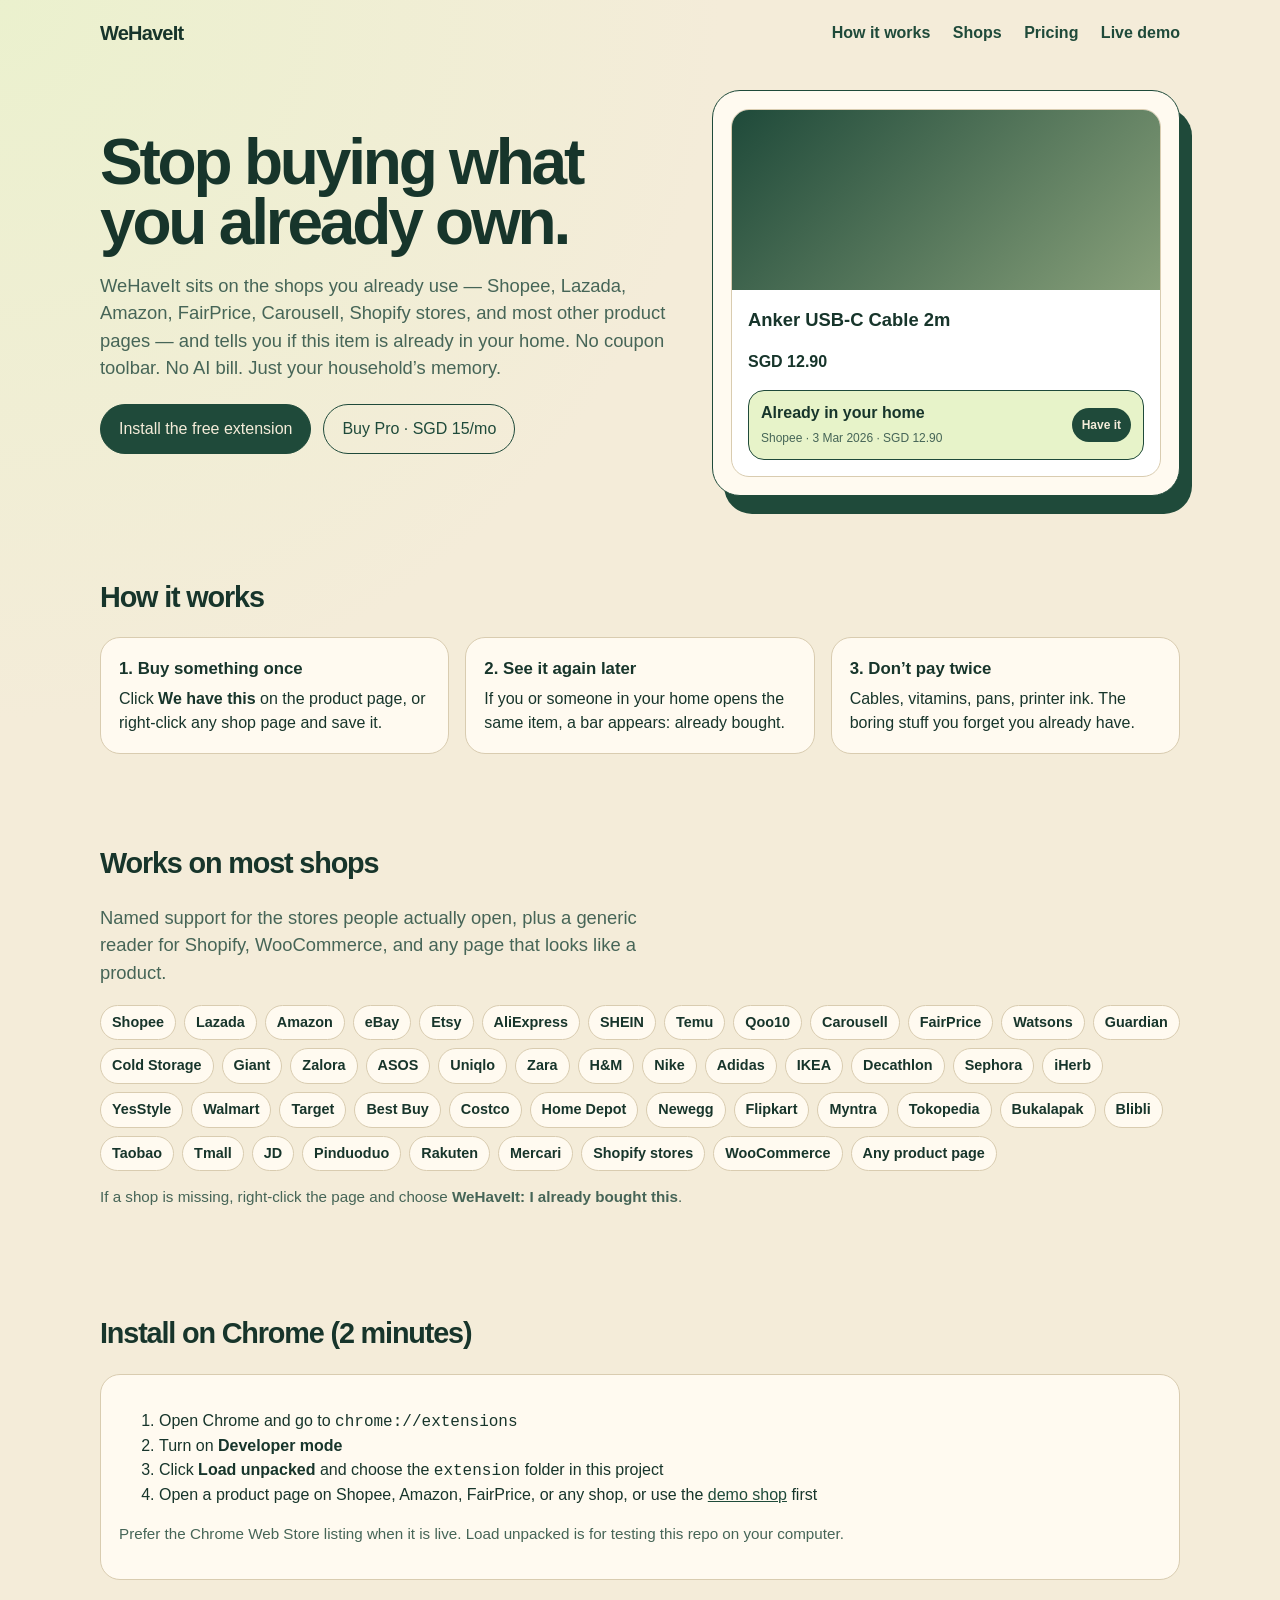
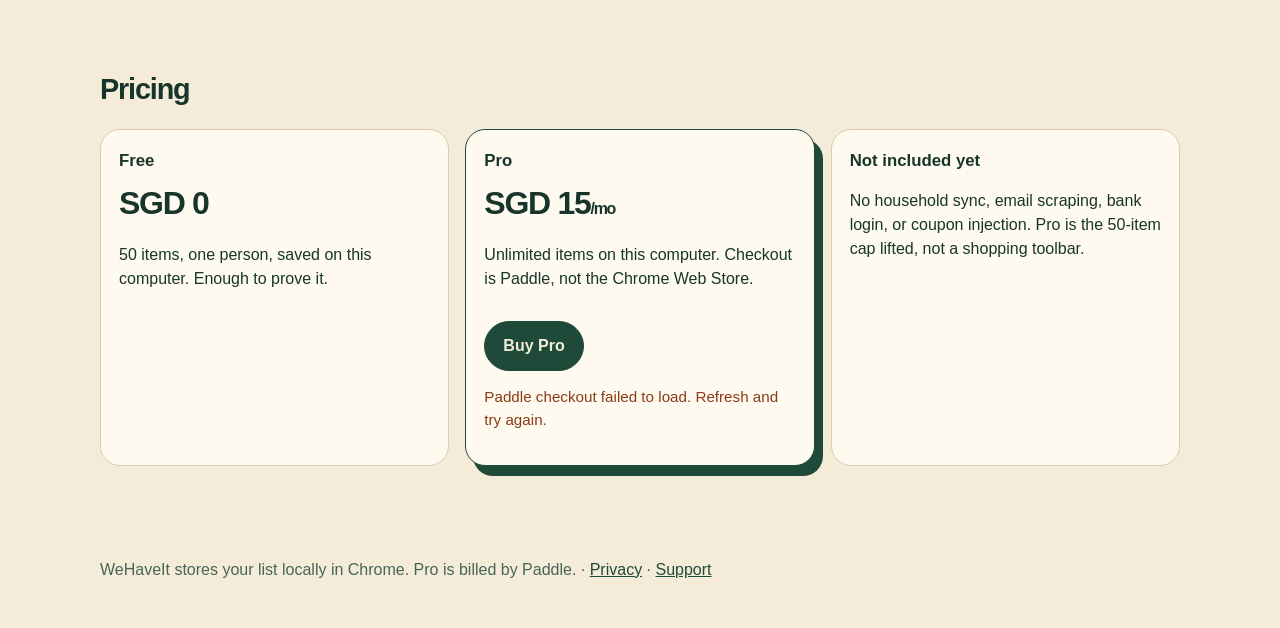
<file: index.html>
<!DOCTYPE html>
<html lang="en">
<head>
  <meta charset="UTF-8" />
  <meta http-equiv="refresh" content="0; url=website/index.html" />
  <title>WeHaveIt</title>
</head>
<body>
  <a href="website/index.html">Open WeHaveIt</a>
</body>
</html>
</file>
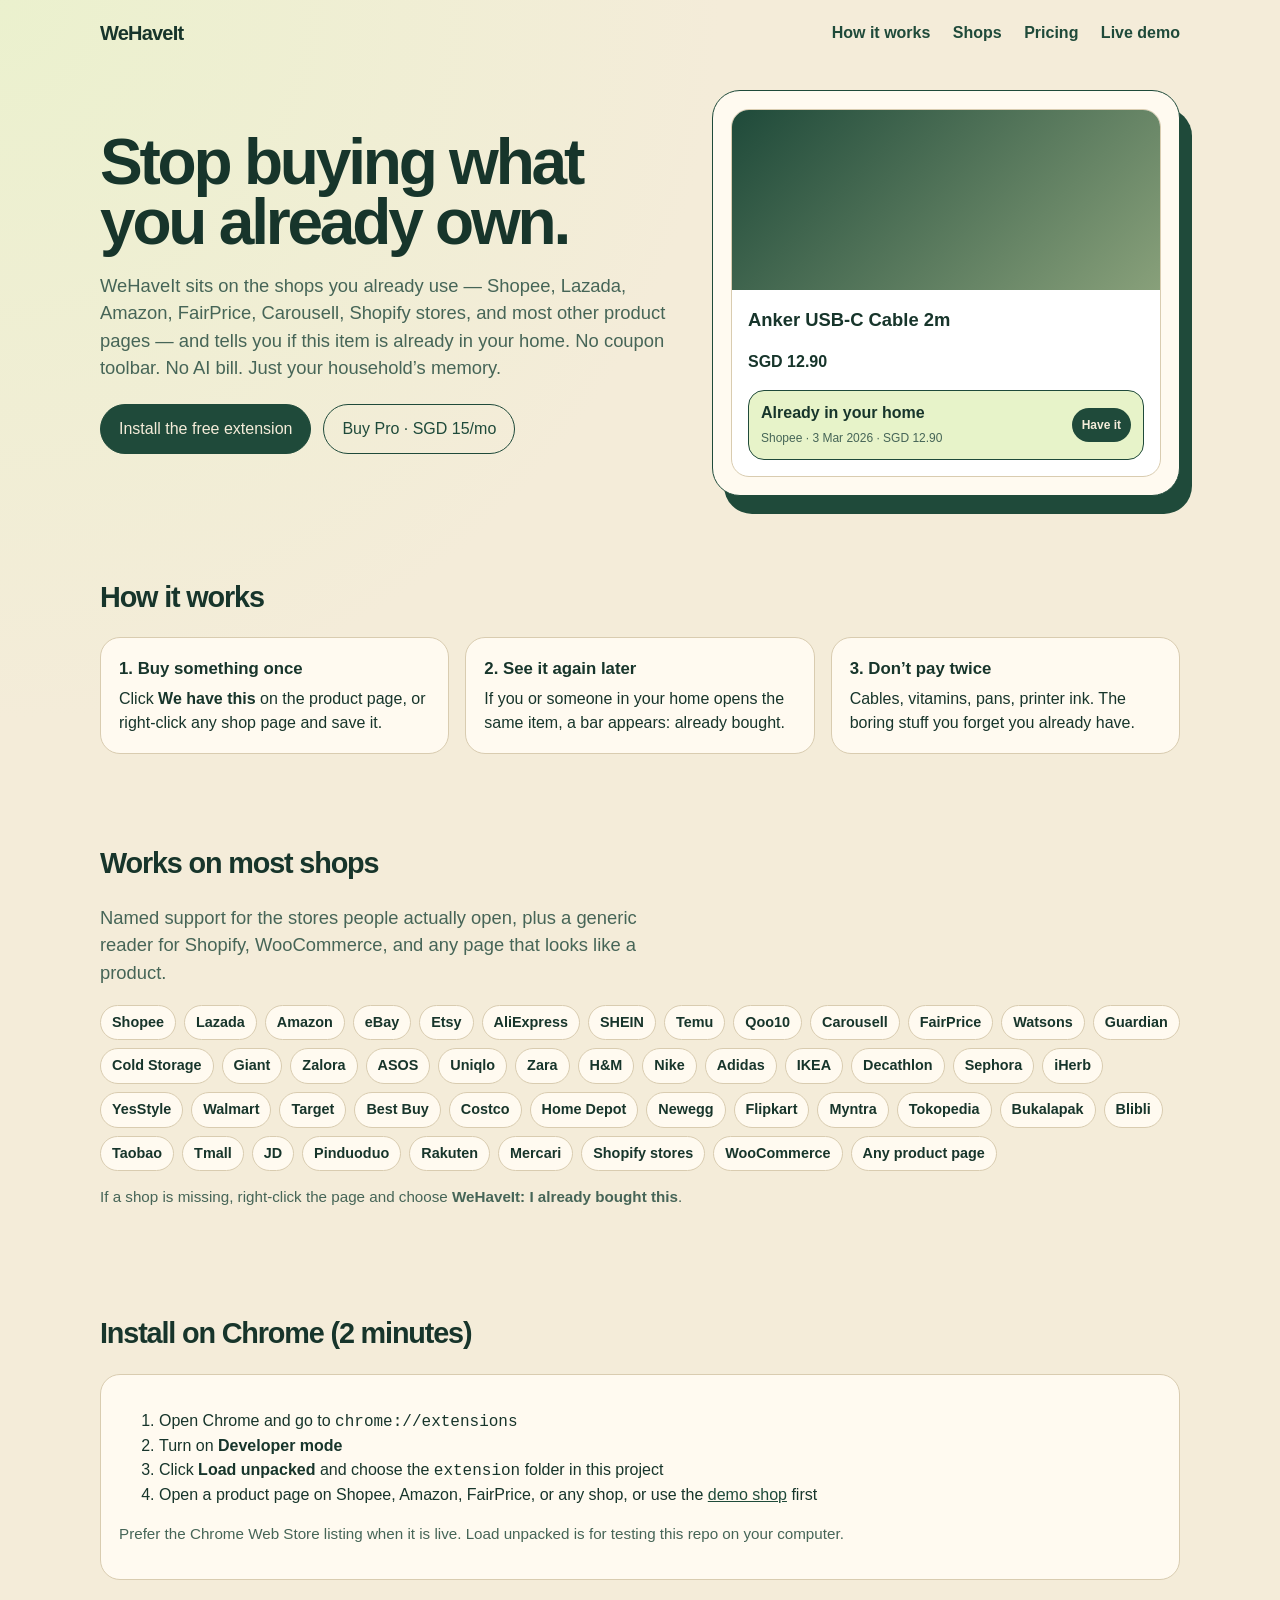
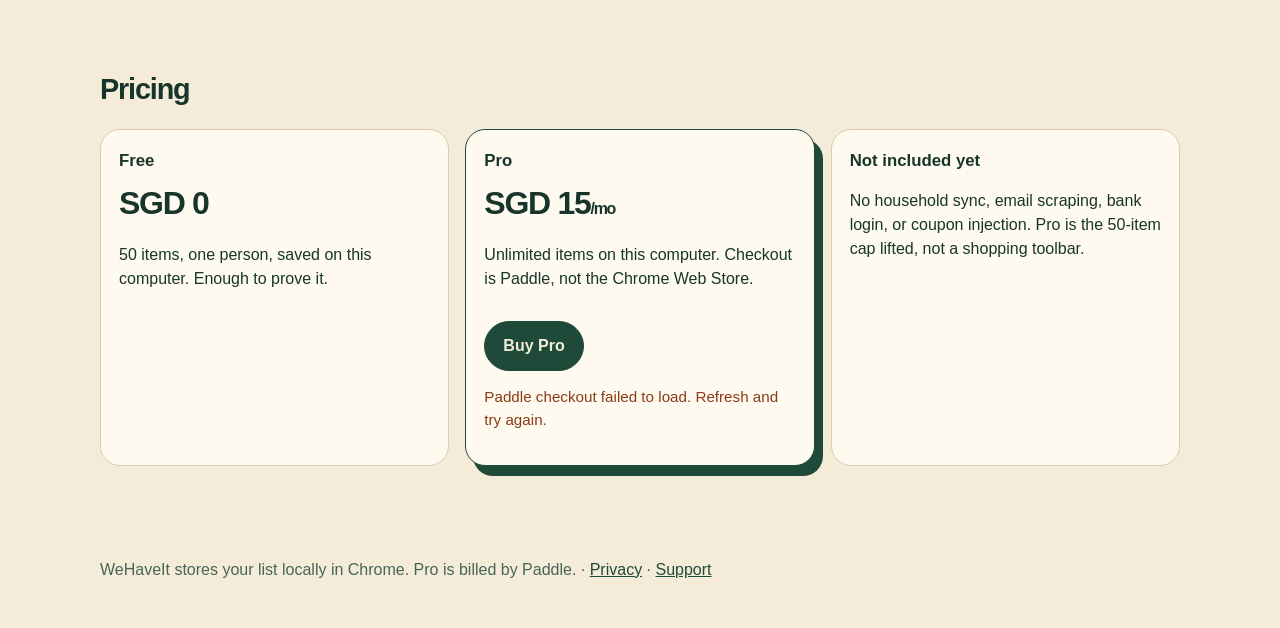
<file: website/index.html>
<!DOCTYPE html>
<html lang="en">
<head>
  <meta charset="UTF-8" />
  <meta name="viewport" content="width=device-width, initial-scale=1" />
  <title>WeHaveIt — Stop buying what you already own</title>
  <meta name="description" content="A Chrome extension that warns you if your household already bought this, on Shopee, Amazon, FairPrice, Shopify stores, and most product pages." />
  <link rel="stylesheet" href="styles.css" />
</head>
<body>
  <div class="wrap">
    <nav class="nav">
      <div class="logo">WeHaveIt</div>
      <div>
        <a href="#how">How it works</a>
        <a href="#shops">Shops</a>
        <a href="#pricing">Pricing</a>
        <a href="demo.html">Live demo</a>
      </div>
    </nav>

    <header class="hero">
      <div>
        <h1>Stop buying what you already own.</h1>
        <p class="lede">
          WeHaveIt sits on the shops you already use — Shopee, Lazada, Amazon, FairPrice, Carousell, Shopify stores, and most other product pages — and tells you if this item is already in your home.
          No coupon toolbar. No AI bill. Just your household’s memory.
        </p>
        <div class="cta">
          <a class="btn primary" href="#install">Install the free extension</a>
          <a class="btn ghost" href="#pricing">Buy Pro · SGD 15/mo</a>
        </div>
      </div>
      <aside class="stamp-card" aria-label="Product preview">
        <div class="fake-shop">
          <div class="photo"></div>
          <div class="pad">
            <h2>Anker USB-C Cable 2m</h2>
            <p class="price">SGD 12.90</p>
            <div class="bar">
              <div>
                <b>Already in your home</b>
                <span>Shopee · 3 Mar 2026 · SGD 12.90</span>
              </div>
              <div class="pill">Have it</div>
            </div>
          </div>
        </div>
      </aside>
    </header>

    <section class="section" id="how">
      <h3>How it works</h3>
      <div class="steps">
        <article class="card">
          <strong>1. Buy something once</strong>
          Click <b>We have this</b> on the product page, or right-click any shop page and save it.
        </article>
        <article class="card">
          <strong>2. See it again later</strong>
          If you or someone in your home opens the same item, a bar appears: already bought.
        </article>
        <article class="card">
          <strong>3. Don’t pay twice</strong>
          Cables, vitamins, pans, printer ink. The boring stuff you forget you already have.
        </article>
      </div>
    </section>

    <section class="section" id="shops">
      <h3>Works on most shops</h3>
      <p class="lede">Named support for the stores people actually open, plus a generic reader for Shopify, WooCommerce, and any page that looks like a product.</p>
      <div class="shops">
        <span>Shopee</span><span>Lazada</span><span>Amazon</span><span>eBay</span><span>Etsy</span>
        <span>AliExpress</span><span>SHEIN</span><span>Temu</span><span>Qoo10</span><span>Carousell</span>
        <span>FairPrice</span><span>Watsons</span><span>Guardian</span><span>Cold Storage</span><span>Giant</span>
        <span>Zalora</span><span>ASOS</span><span>Uniqlo</span><span>Zara</span><span>H&amp;M</span>
        <span>Nike</span><span>Adidas</span><span>IKEA</span><span>Decathlon</span><span>Sephora</span>
        <span>iHerb</span><span>YesStyle</span><span>Walmart</span><span>Target</span><span>Best Buy</span>
        <span>Costco</span><span>Home Depot</span><span>Newegg</span><span>Flipkart</span><span>Myntra</span>
        <span>Tokopedia</span><span>Bukalapak</span><span>Blibli</span><span>Taobao</span><span>Tmall</span>
        <span>JD</span><span>Pinduoduo</span><span>Rakuten</span><span>Mercari</span>
        <span>Shopify stores</span><span>WooCommerce</span><span>Any product page</span>
      </div>
      <p class="note">If a shop is missing, right-click the page and choose <b>WeHaveIt: I already bought this</b>.</p>
    </section>

    <section class="section" id="install">
      <h3>Install on Chrome (2 minutes)</h3>
      <div class="card">
        <ol>
          <li>Open Chrome and go to <code>chrome://extensions</code></li>
          <li>Turn on <b>Developer mode</b></li>
          <li>Click <b>Load unpacked</b> and choose the <code>extension</code> folder in this project</li>
          <li>Open a product page on Shopee, Amazon, FairPrice, or any shop, or use the <a href="demo.html">demo shop</a> first</li>
        </ol>
        <p class="note">Prefer the Chrome Web Store listing when it is live. Load unpacked is for testing this repo on your computer.</p>
      </div>
    </section>

    <section class="section" id="pricing">
      <h3>Pricing</h3>
      <div class="plans">
        <article class="card">
          <strong>Free</strong>
          <div class="price-tag">SGD 0</div>
          <p>50 items, one person, saved on this computer. Enough to prove it.</p>
        </article>
        <article class="card featured">
          <strong>Pro</strong>
          <div class="price-tag" id="proPrice">SGD 15<span style="font-size:1rem">/mo</span></div>
          <p>Unlimited items on this computer. Checkout is Paddle, not the Chrome Web Store.</p>
          <button class="btn primary" id="buyPro" type="button">Buy Pro</button>
          <p class="note" id="checkoutNote">After you pay, Pro unlocks in the WeHaveIt extension on this Chrome profile.</p>
        </article>
        <article class="card">
          <strong>Not included yet</strong>
          <p>No household sync, email scraping, bank login, or coupon injection. Pro is the 50-item cap lifted, not a shopping toolbar.</p>
        </article>
      </div>
    </section>

    <footer>
      WeHaveIt stores your list locally in Chrome. Pro is billed by Paddle.
      · <a href="privacy.html">Privacy</a>
      · <a href="support.html">Support</a>
    </footer>
  </div>
  <script src="https://cdn.paddle.com/paddle/v2/paddle.js"></script>
  <script src="paddle-config.js"></script>
  <script src="checkout.js"></script>
</body>
</html>
</file>
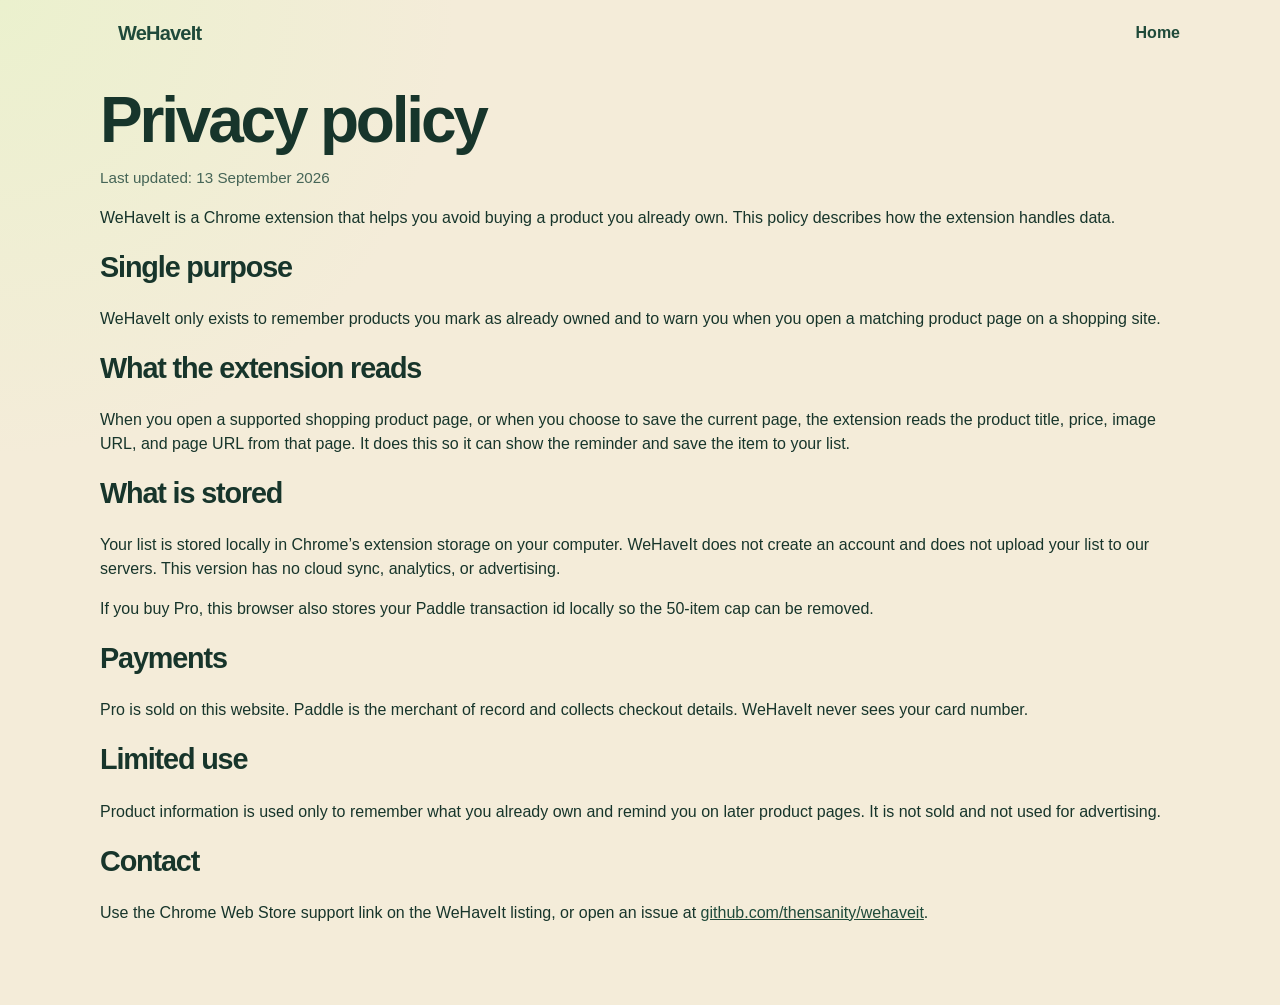
<file: privacy.html>
<!DOCTYPE html>
<html lang="en">
<head>
  <meta charset="UTF-8" />
  <meta name="viewport" content="width=device-width, initial-scale=1" />
  <title>Privacy policy · WeHaveIt</title>
  <link rel="stylesheet" href="website/styles.css" />
</head>
<body>
  <div class="wrap">
    <nav class="nav">
      <a class="logo" href="website/index.html">WeHaveIt</a>
      <a href="website/index.html">Home</a>
    </nav>
    <section class="section">
      <h1>Privacy policy</h1>
      <p class="note">Last updated: 13 September 2026</p>
      <p>WeHaveIt is a Chrome extension that helps you avoid buying a product you already own. This policy describes how the extension handles data.</p>
      <h3>Single purpose</h3>
      <p>WeHaveIt only exists to remember products you mark as already owned and to warn you when you open a matching product page on a shopping site.</p>
      <h3>What the extension reads</h3>
      <p>When you open a supported shopping product page, or when you choose to save the current page, the extension reads the product title, price, image URL, and page URL from that page. It does this so it can show the reminder and save the item to your list.</p>
      <h3>What is stored</h3>
      <p>Your list is stored locally in Chrome’s extension storage on your computer. WeHaveIt does not create an account and does not upload your list to our servers. This version has no cloud sync, analytics, or advertising.</p>
      <p>If you buy Pro, this browser also stores your Paddle transaction id locally so the 50-item cap can be removed.</p>
      <h3>Payments</h3>
      <p>Pro is sold on this website. Paddle is the merchant of record and collects checkout details. WeHaveIt never sees your card number.</p>
      <h3>Limited use</h3>
      <p>Product information is used only to remember what you already own and remind you on later product pages. It is not sold and not used for advertising.</p>
      <h3>Contact</h3>
      <p>Use the Chrome Web Store support link on the WeHaveIt listing, or open an issue at <a href="https://github.com/thensanity/wehaveit">github.com/thensanity/wehaveit</a>.</p>
    </section>
  </div>
</body>
</html>
</file>
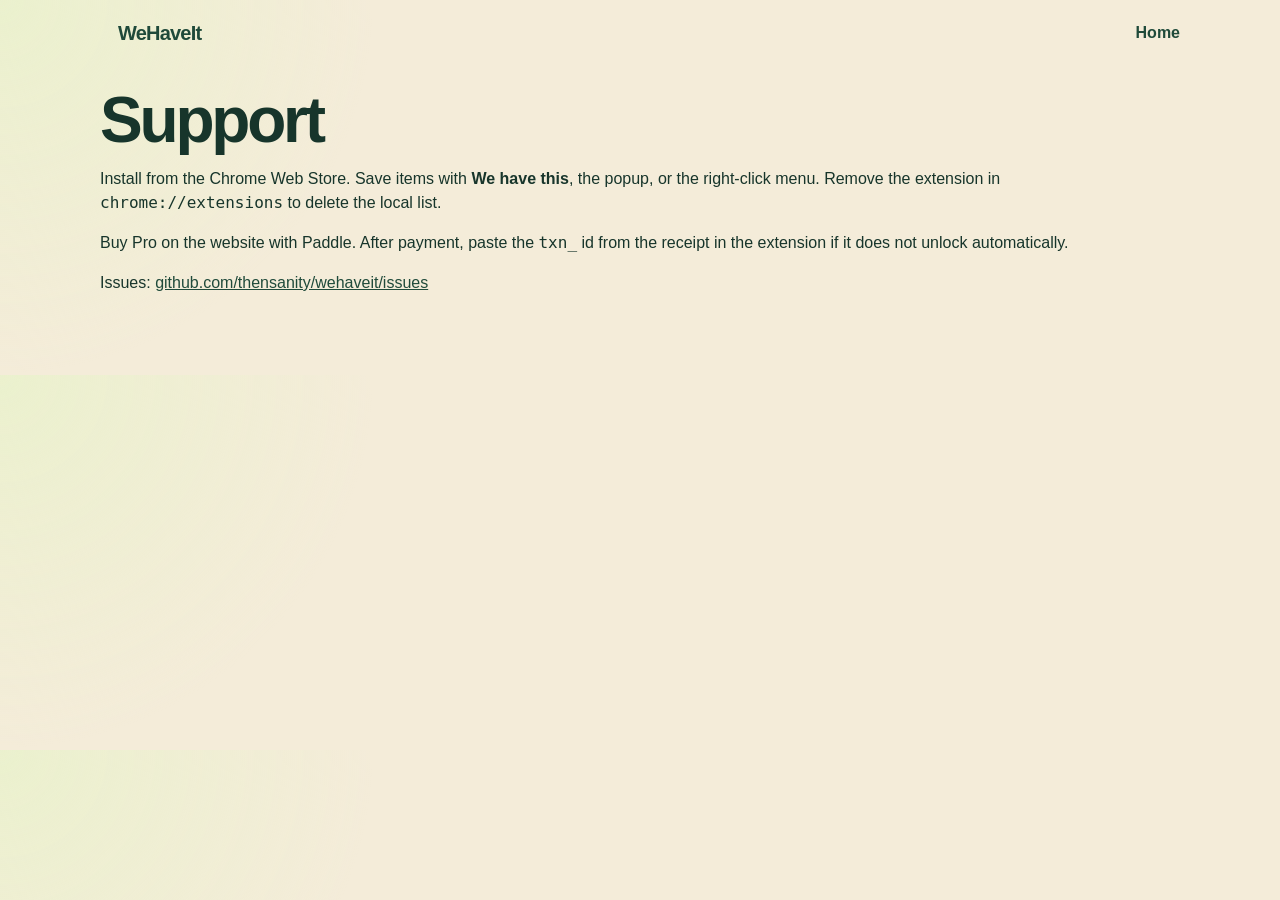
<file: support.html>
<!DOCTYPE html>
<html lang="en">
<head>
  <meta charset="UTF-8" />
  <meta name="viewport" content="width=device-width, initial-scale=1" />
  <title>Support · WeHaveIt</title>
  <link rel="stylesheet" href="website/styles.css" />
</head>
<body>
  <div class="wrap">
    <nav class="nav">
      <a class="logo" href="website/index.html">WeHaveIt</a>
      <a href="website/index.html">Home</a>
    </nav>
    <section class="section">
      <h1>Support</h1>
      <p>Install from the Chrome Web Store. Save items with <b>We have this</b>, the popup, or the right-click menu. Remove the extension in <code>chrome://extensions</code> to delete the local list.</p>
      <p>Buy Pro on the website with Paddle. After payment, paste the <code>txn_</code> id from the receipt in the extension if it does not unlock automatically.</p>
      <p>Issues: <a href="https://github.com/thensanity/wehaveit/issues">github.com/thensanity/wehaveit/issues</a></p>
    </section>
  </div>
</body>
</html>
</file>
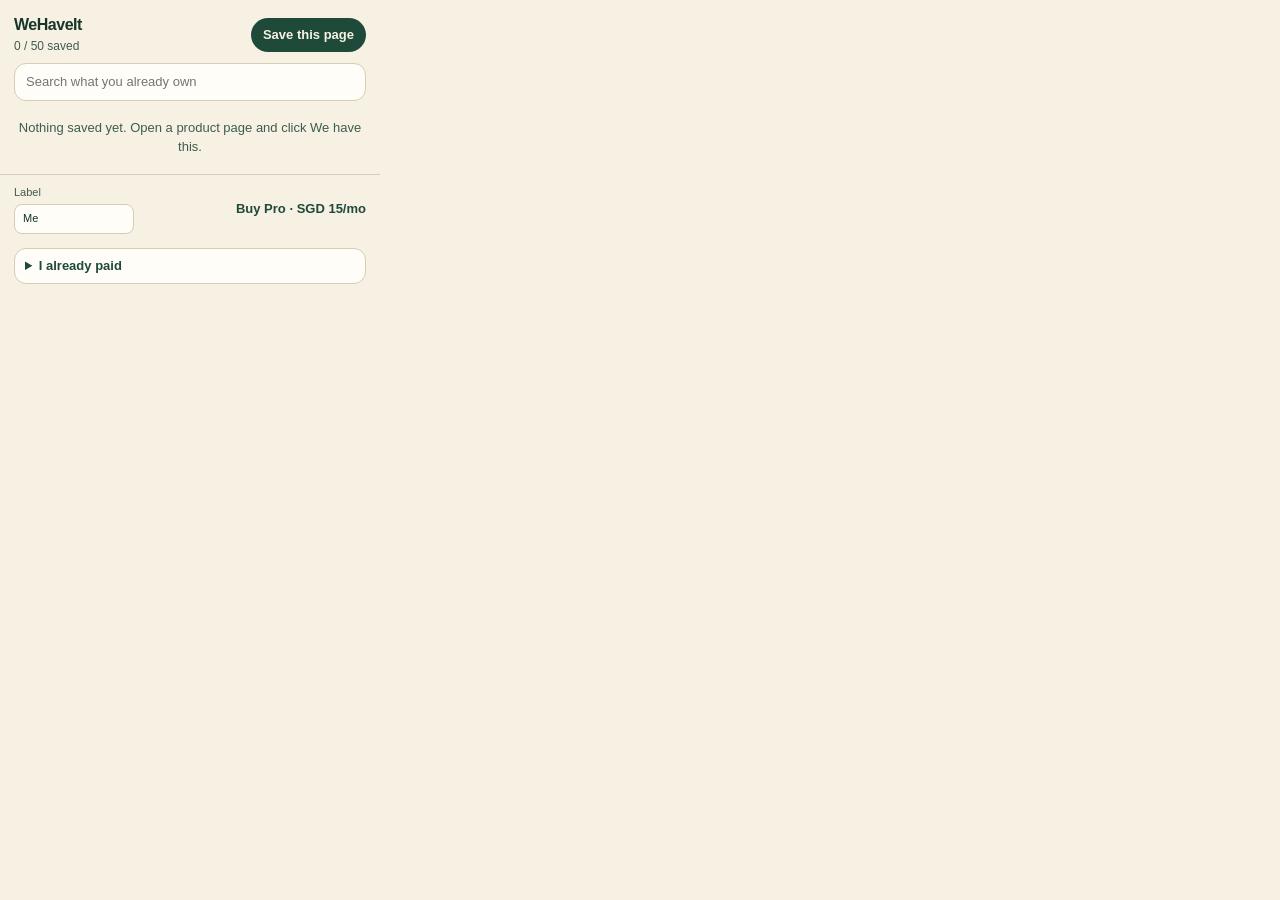
<file: extension/popup.html>
<!DOCTYPE html>
<html lang="en">
<head>
  <meta charset="UTF-8" />
  <meta name="viewport" content="width=380" />
  <title>WeHaveIt</title>
  <link rel="stylesheet" href="popup.css" />
</head>
<body>
  <header class="top">
    <div>
      <p class="brand">WeHaveIt</p>
      <p class="count" id="count">0 / 50 saved</p>
    </div>
    <button id="saveCurrent" type="button">Save this page</button>
  </header>
  <p class="flash" id="flash" hidden></p>
  <label class="search">
    <span class="sr">Search</span>
    <input id="query" type="search" placeholder="Search what you already own" />
  </label>
  <ul id="list" class="list"></ul>
  <footer>
    <label class="name">
      Label
      <input id="personName" type="text" maxlength="24" />
    </label>
    <a href="https://thensanity.github.io/wehaveit/website/index.html#pricing" id="siteLink" target="_blank" rel="noreferrer">Pro · SGD 15/mo</a>
  </footer>
  <details class="unlock" id="unlockBox">
    <summary>I already paid</summary>
    <input id="license" type="text" placeholder="txn_…" autocomplete="off" />
    <button type="button" id="activate">Unlock Pro</button>
  </details>
  <script src="lib/match.js"></script>
  <script src="lib/storage.js"></script>
  <script src="lib/license.js"></script>
  <script src="lib/platforms.js"></script>
  <script src="popup.js"></script>
</body>
</html>
</file>
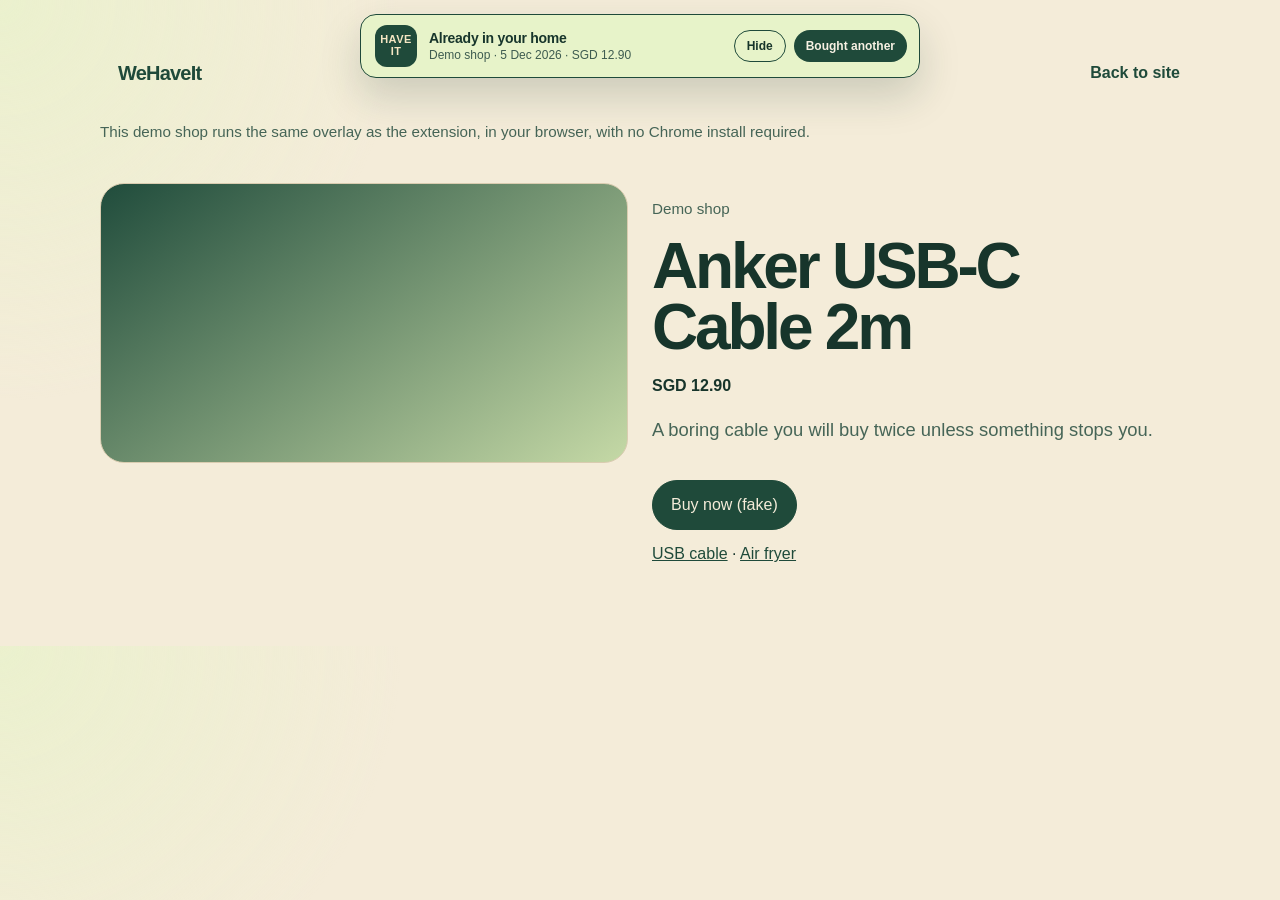
<file: website/demo.html>
<!DOCTYPE html>
<html lang="en">
<head>
  <meta charset="UTF-8" />
  <meta name="viewport" content="width=device-width, initial-scale=1" />
  <title>Demo shop · WeHaveIt</title>
  <link rel="stylesheet" href="styles.css" />
  <style>
    .shop { display: grid; grid-template-columns: 1fr 1fr; gap: 24px; padding: 24px 0 80px; }
    .nav { padding-top: 58px; }
    .product-photo { height: 280px; border-radius: 24px; border: 1px solid var(--line); }
    .usb { background: linear-gradient(145deg, #204c3c, #c5d9a6); }
    .fryer { background: linear-gradient(145deg, #5b3a1d, #e8c27a); }
    .buy { margin-top: 18px; }
    .switch { margin: 12px 0 0; }
    @media (max-width: 800px) { .shop { grid-template-columns: 1fr; } }
  </style>
</head>
<body data-whi-demo="1">
  <div class="wrap">
    <nav class="nav">
      <a class="logo" href="index.html">WeHaveIt</a>
      <a href="index.html">Back to site</a>
    </nav>
    <p class="note" id="hint">This demo shop runs the same overlay as the extension, in your browser, with no Chrome install required.</p>
    <div class="shop">
      <div id="photo" class="product-photo usb"></div>
      <div>
        <p class="note" id="shopName">Demo shop</p>
        <h1 id="title">Anker USB-C Cable 2m</h1>
        <p class="price" id="price">SGD 12.90</p>
        <p class="lede" id="blurb">A boring cable you will buy twice unless something stops you.</p>
        <a class="btn primary buy" href="#">Buy now (fake)</a>
        <p class="switch">
          <a href="demo.html?id=anker-usbc-2m">USB cable</a>
          ·
          <a href="demo.html?id=air-fryer-5l">Air fryer</a>
        </p>
      </div>
    </div>
  </div>
  <script src="../extension/lib/match.js"></script>
  <script src="../extension/lib/storage.js"></script>
  <script src="../extension/lib/platforms.js"></script>
  <script src="../extension/lib/overlay-ui.js"></script>
  <script src="demo.js"></script>
</body>
</html>
</file>
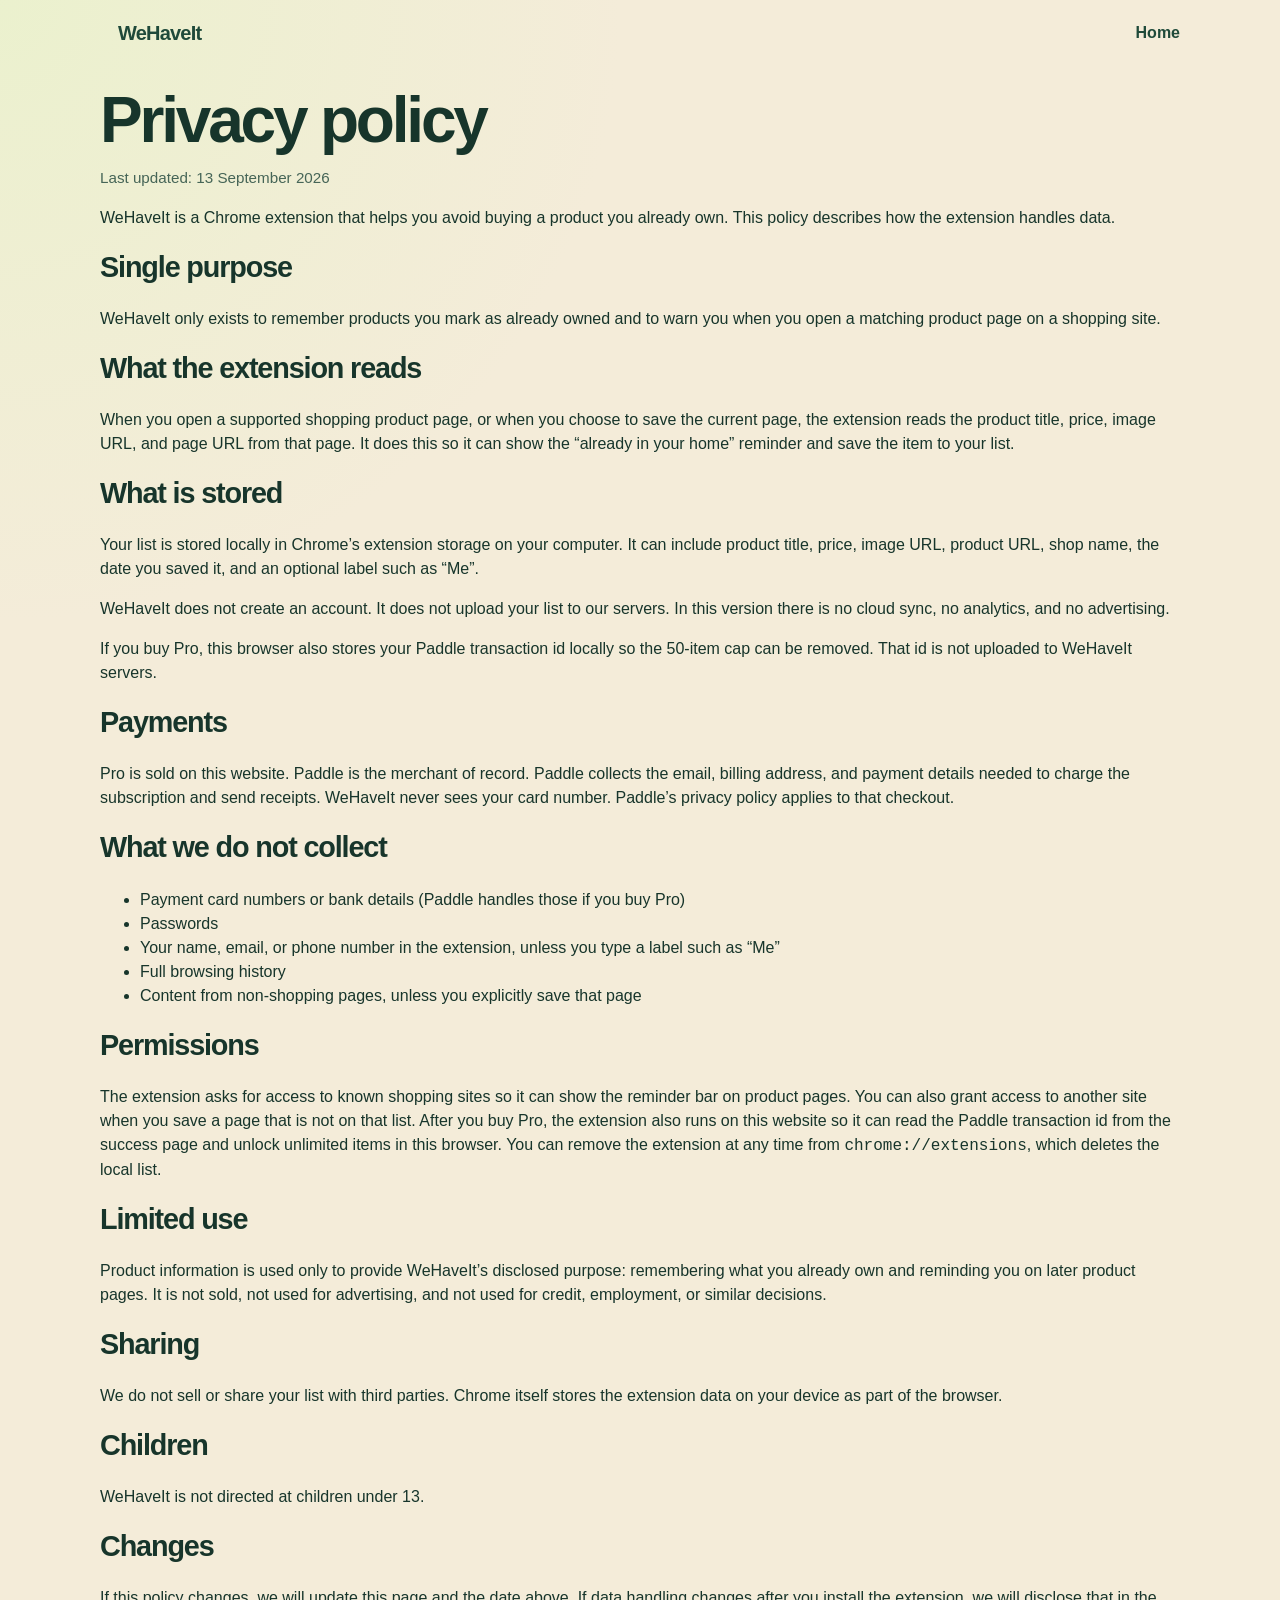
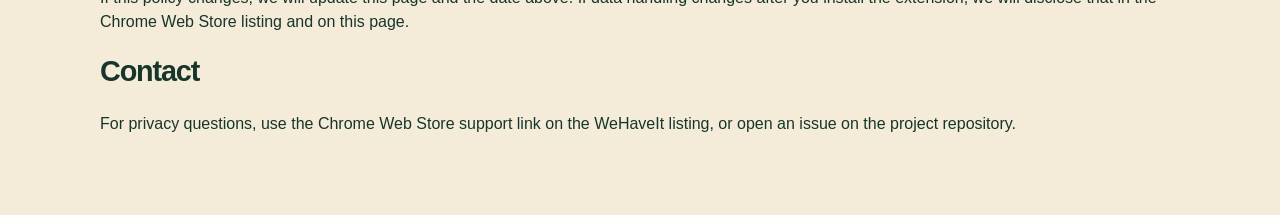
<file: website/privacy.html>
<!DOCTYPE html>
<html lang="en">
<head>
  <meta charset="UTF-8" />
  <meta name="viewport" content="width=device-width, initial-scale=1" />
  <title>Privacy policy · WeHaveIt</title>
  <link rel="stylesheet" href="styles.css" />
</head>
<body>
  <div class="wrap">
    <nav class="nav">
      <a class="logo" href="index.html">WeHaveIt</a>
      <a href="index.html">Home</a>
    </nav>
    <section class="section">
      <h1>Privacy policy</h1>
      <p class="note">Last updated: 13 September 2026</p>
      <p>WeHaveIt is a Chrome extension that helps you avoid buying a product you already own. This policy describes how the extension handles data.</p>

      <h3>Single purpose</h3>
      <p>WeHaveIt only exists to remember products you mark as already owned and to warn you when you open a matching product page on a shopping site.</p>

      <h3>What the extension reads</h3>
      <p>When you open a supported shopping product page, or when you choose to save the current page, the extension reads the product title, price, image URL, and page URL from that page. It does this so it can show the “already in your home” reminder and save the item to your list.</p>

      <h3>What is stored</h3>
      <p>Your list is stored locally in Chrome’s extension storage on your computer. It can include product title, price, image URL, product URL, shop name, the date you saved it, and an optional label such as “Me”.</p>
      <p>WeHaveIt does not create an account. It does not upload your list to our servers. In this version there is no cloud sync, no analytics, and no advertising.</p>
      <p>If you buy Pro, this browser also stores your Paddle transaction id locally so the 50-item cap can be removed. That id is not uploaded to WeHaveIt servers.</p>

      <h3>Payments</h3>
      <p>Pro is sold on this website. Paddle is the merchant of record. Paddle collects the email, billing address, and payment details needed to charge the subscription and send receipts. WeHaveIt never sees your card number. Paddle’s privacy policy applies to that checkout.</p>

      <h3>What we do not collect</h3>
      <ul>
        <li>Payment card numbers or bank details (Paddle handles those if you buy Pro)</li>
        <li>Passwords</li>
        <li>Your name, email, or phone number in the extension, unless you type a label such as “Me”</li>
        <li>Full browsing history</li>
        <li>Content from non-shopping pages, unless you explicitly save that page</li>
      </ul>

      <h3>Permissions</h3>
      <p>The extension asks for access to known shopping sites so it can show the reminder bar on product pages. You can also grant access to another site when you save a page that is not on that list. After you buy Pro, the extension also runs on this website so it can read the Paddle transaction id from the success page and unlock unlimited items in this browser. You can remove the extension at any time from <code>chrome://extensions</code>, which deletes the local list.</p>

      <h3>Limited use</h3>
      <p>Product information is used only to provide WeHaveIt’s disclosed purpose: remembering what you already own and reminding you on later product pages. It is not sold, not used for advertising, and not used for credit, employment, or similar decisions.</p>

      <h3>Sharing</h3>
      <p>We do not sell or share your list with third parties. Chrome itself stores the extension data on your device as part of the browser.</p>

      <h3>Children</h3>
      <p>WeHaveIt is not directed at children under 13.</p>

      <h3>Changes</h3>
      <p>If this policy changes, we will update this page and the date above. If data handling changes after you install the extension, we will disclose that in the Chrome Web Store listing and on this page.</p>

      <h3>Contact</h3>
      <p>For privacy questions, use the Chrome Web Store support link on the WeHaveIt listing, or open an issue on the project repository.</p>
    </section>
  </div>
</body>
</html>
</file>
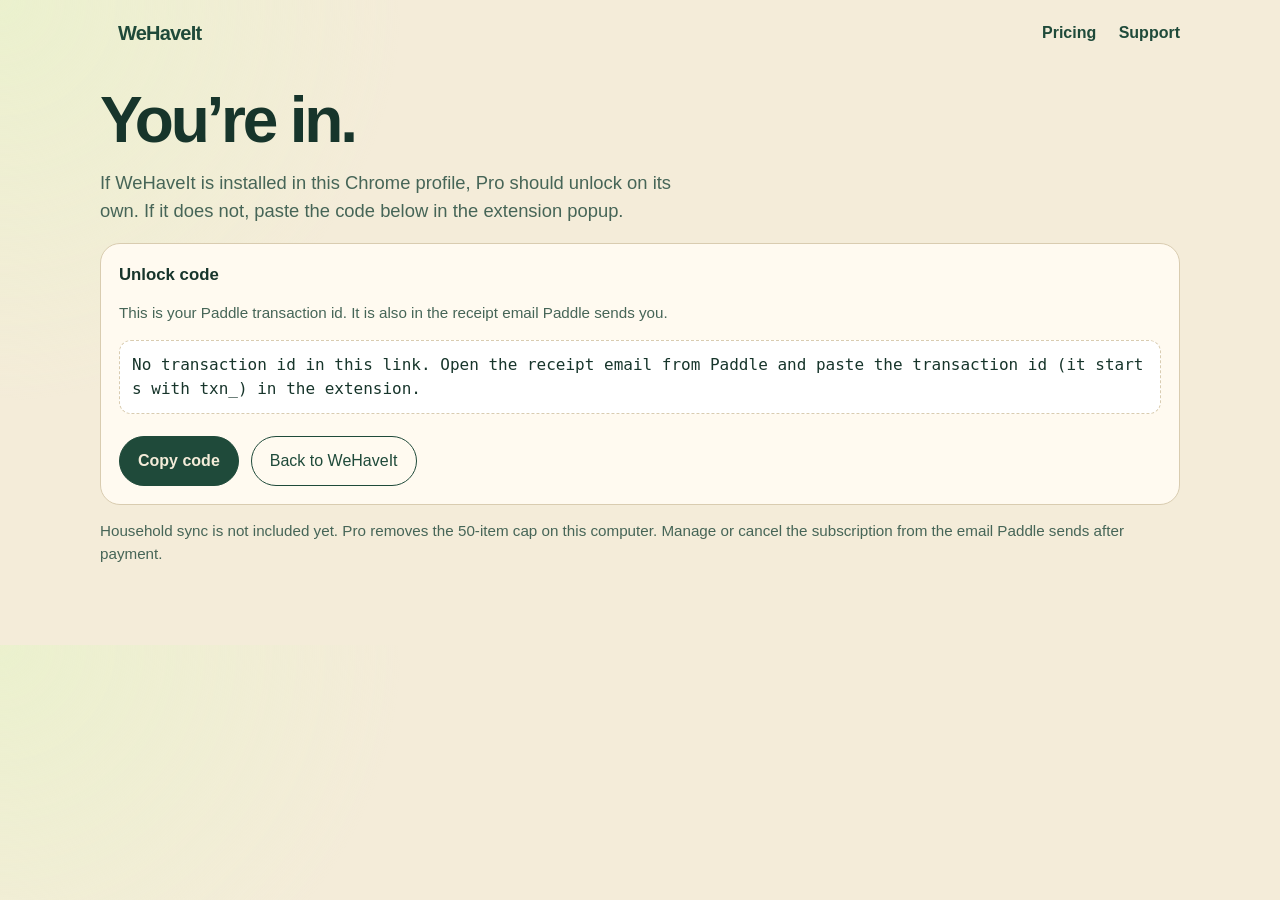
<file: website/success.html>
<!DOCTYPE html>
<html lang="en">
<head>
  <meta charset="UTF-8" />
  <meta name="viewport" content="width=device-width, initial-scale=1" />
  <title>Pro unlocked · WeHaveIt</title>
  <link rel="stylesheet" href="styles.css" />
</head>
<body>
  <div class="wrap">
    <nav class="nav">
      <a class="logo" href="index.html">WeHaveIt</a>
      <div>
        <a href="index.html#pricing">Pricing</a>
        <a href="support.html">Support</a>
      </div>
    </nav>
    <section class="section">
      <h1>You’re in.</h1>
      <p class="lede" id="status">If WeHaveIt is installed in this Chrome profile, Pro should unlock on its own. If it does not, paste the code below in the extension popup.</p>
      <div class="card license-card">
        <strong>Unlock code</strong>
        <p class="note">This is your Paddle transaction id. It is also in the receipt email Paddle sends you.</p>
        <code id="licenseCode">Waiting for checkout…</code>
        <div class="cta">
          <button class="btn primary" type="button" id="copyLicense">Copy code</button>
          <a class="btn ghost" href="index.html">Back to WeHaveIt</a>
        </div>
      </div>
      <p class="note">Household sync is not included yet. Pro removes the 50-item cap on this computer. Manage or cancel the subscription from the email Paddle sends after payment.</p>
    </section>
  </div>
  <script src="success.js"></script>
</body>
</html>
</file>
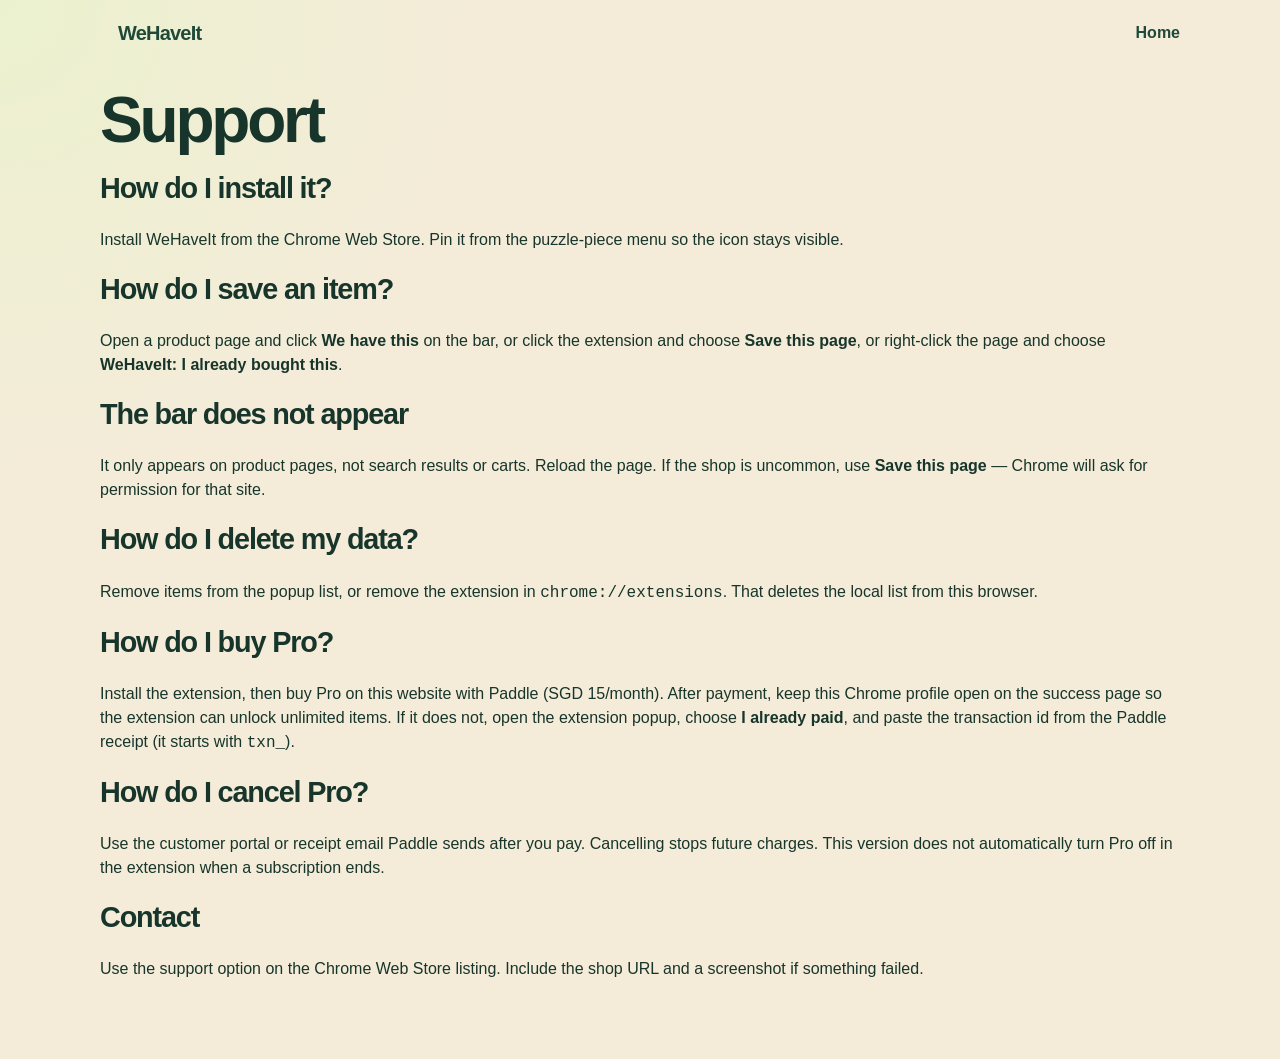
<file: website/support.html>
<!DOCTYPE html>
<html lang="en">
<head>
  <meta charset="UTF-8" />
  <meta name="viewport" content="width=device-width, initial-scale=1" />
  <title>Support · WeHaveIt</title>
  <link rel="stylesheet" href="styles.css" />
</head>
<body>
  <div class="wrap">
    <nav class="nav">
      <a class="logo" href="index.html">WeHaveIt</a>
      <a href="index.html">Home</a>
    </nav>
    <section class="section">
      <h1>Support</h1>
      <h3>How do I install it?</h3>
      <p>Install WeHaveIt from the Chrome Web Store. Pin it from the puzzle-piece menu so the icon stays visible.</p>
      <h3>How do I save an item?</h3>
      <p>Open a product page and click <b>We have this</b> on the bar, or click the extension and choose <b>Save this page</b>, or right-click the page and choose <b>WeHaveIt: I already bought this</b>.</p>
      <h3>The bar does not appear</h3>
      <p>It only appears on product pages, not search results or carts. Reload the page. If the shop is uncommon, use <b>Save this page</b> — Chrome will ask for permission for that site.</p>
      <h3>How do I delete my data?</h3>
      <p>Remove items from the popup list, or remove the extension in <code>chrome://extensions</code>. That deletes the local list from this browser.</p>
      <h3>How do I buy Pro?</h3>
      <p>Install the extension, then buy Pro on this website with Paddle (SGD 15/month). After payment, keep this Chrome profile open on the success page so the extension can unlock unlimited items. If it does not, open the extension popup, choose <b>I already paid</b>, and paste the transaction id from the Paddle receipt (it starts with <code>txn_</code>).</p>
      <h3>How do I cancel Pro?</h3>
      <p>Use the customer portal or receipt email Paddle sends after you pay. Cancelling stops future charges. This version does not automatically turn Pro off in the extension when a subscription ends.</p>
      <h3>Contact</h3>
      <p>Use the support option on the Chrome Web Store listing. Include the shop URL and a screenshot if something failed.</p>
    </section>
  </div>
</body>
</html>
</file>
<file: website/styles.css>
:root {
  --ink: #17352b;
  --paper: #f4ecd9;
  --card: #fffaf0;
  --green: #1f4a3a;
  --hit: #e7f3c9;
  --muted: #466557;
  --line: #d9ccb0;
}

* { box-sizing: border-box; }
html { scroll-behavior: smooth; }
body {
  margin: 0;
  color: var(--ink);
  background:
    radial-gradient(circle at top left, rgba(231, 243, 201, 0.7), transparent 28%),
    var(--paper);
  font: 16px/1.5 "Segoe UI", "PingFang SC", "Noto Sans", sans-serif;
}

a { color: var(--green); }
code { font-family: ui-monospace, Consolas, monospace; }

.wrap { width: min(1080px, calc(100% - 32px)); margin: 0 auto; }

.nav {
  display: flex;
  justify-content: space-between;
  align-items: center;
  padding: 18px 0;
}

.logo {
  font-weight: 800;
  letter-spacing: -0.04em;
  font-size: 20px;
}

.nav a { text-decoration: none; margin-left: 18px; font-weight: 650; }

.hero {
  padding: 24px 0 56px;
  display: grid;
  grid-template-columns: 1.1fr 0.9fr;
  gap: 40px;
  align-items: center;
}

h1 {
  font-size: clamp(2.2rem, 5vw, 4.2rem);
  line-height: 0.95;
  letter-spacing: -0.05em;
  margin: 0 0 16px;
}

.lede { font-size: 1.15rem; color: var(--muted); max-width: 36rem; }

.cta { display: flex; gap: 12px; flex-wrap: wrap; margin-top: 22px; }

.btn {
  display: inline-flex;
  align-items: center;
  justify-content: center;
  text-decoration: none;
  border-radius: 999px;
  padding: 12px 18px;
  font-weight: 750;
  border: 1px solid var(--green);
  font: inherit;
  cursor: pointer;
}

button.btn { font-weight: 750; }

.note { color: var(--muted); font-size: 0.95rem; }
.note.error { color: #8a3b16; }

.btn.primary { background: var(--green); color: var(--paper); }
.btn.ghost { color: var(--green); background: transparent; }

.stamp-card {
  background: var(--card);
  border: 1px solid var(--green);
  border-radius: 28px;
  padding: 18px;
  box-shadow: 12px 18px 0 var(--green);
}

.fake-shop { background: #fff; border-radius: 18px; overflow: hidden; border: 1px solid var(--line); }
.fake-shop .photo { height: 180px; background: linear-gradient(135deg, #1f4a3a, #88a07a); }
.fake-shop .pad { padding: 16px; }
.fake-shop h2 { margin: 0 0 6px; font-size: 1.15rem; }
.price { font-weight: 800; }

.bar {
  margin-top: 14px;
  display: flex;
  gap: 10px;
  align-items: center;
  background: var(--hit);
  border: 1px solid var(--green);
  border-radius: 16px;
  padding: 10px 12px;
}
.bar b { display: block; }
.bar span { font-size: 12px; color: var(--muted); }
.pill {
  margin-left: auto;
  background: var(--green);
  color: var(--paper);
  border-radius: 999px;
  padding: 8px 10px;
  font-size: 12px;
  font-weight: 800;
}

.section { padding: 24px 0 64px; }
h3 { font-size: 1.8rem; letter-spacing: -0.04em; margin: 0 0 18px; }

.steps, .plans {
  display: grid;
  grid-template-columns: repeat(3, 1fr);
  gap: 16px;
}

.card {
  background: var(--card);
  border: 1px solid var(--line);
  border-radius: 20px;
  padding: 18px;
}

.card strong { display: block; margin-bottom: 6px; font-size: 1.05rem; }

.price-tag { font-size: 2rem; font-weight: 800; letter-spacing: -0.04em; }
.plans .card.featured { border-color: var(--green); box-shadow: 8px 10px 0 var(--green); }
.plans .card .btn { margin-top: 14px; }

.license-card code {
  display: block;
  margin: 12px 0;
  padding: 12px;
  background: #fff;
  border: 1px dashed var(--line);
  border-radius: 12px;
  word-break: break-all;
}

.shops {
  display: flex;
  flex-wrap: wrap;
  gap: 8px;
  margin: 16px 0 10px;
}
.shops span {
  background: var(--card);
  border: 1px solid var(--line);
  border-radius: 999px;
  padding: 6px 11px;
  font-size: 0.9rem;
  font-weight: 650;
}

footer { padding: 28px 0 48px; color: var(--muted); }

@media (max-width: 800px) {
  .hero, .steps, .plans { grid-template-columns: 1fr; }
  .stamp-card { box-shadow: 8px 10px 0 var(--green); }
}
</file>
<file: extension/popup.css>
:root {
  color-scheme: light;
  --ink: #17352b;
  --paper: #f7f1e3;
  --green: #1f4a3a;
  --muted: #3e5c50;
  --line: #d7ccb4;
}

* { box-sizing: border-box; }
html, body { margin: 0; }
body {
  width: 380px;
  min-height: 420px;
  background: var(--paper);
  color: var(--ink);
  font: 13px/1.4 "Segoe UI", "PingFang SC", sans-serif;
}

.top {
  display: flex;
  justify-content: space-between;
  align-items: center;
  gap: 12px;
  padding: 14px 14px 8px;
}

.brand {
  margin: 0;
  font-size: 16px;
  font-weight: 800;
  letter-spacing: -0.03em;
}

.count { margin: 2px 0 0; color: var(--muted); font-size: 12px; }

button, input, a { font: inherit; }
#saveCurrent {
  border: 0;
  background: var(--green);
  color: var(--paper);
  border-radius: 999px;
  padding: 8px 12px;
  font-weight: 700;
  cursor: pointer;
}

.flash {
  margin: 0 14px 8px;
  padding: 8px 10px;
  border-radius: 10px;
  background: #e7f3c9;
  color: var(--green);
}

.search { display: block; padding: 0 14px 10px; }
.search input {
  width: 100%;
  border: 1px solid var(--line);
  background: #fffdf8;
  border-radius: 12px;
  padding: 9px 11px;
}

.list {
  list-style: none;
  margin: 0;
  padding: 0 10px 10px;
  max-height: 280px;
  overflow: auto;
}

.list li {
  display: grid;
  grid-template-columns: 44px 1fr auto;
  gap: 10px;
  align-items: center;
  padding: 8px;
  border-radius: 12px;
}

.list li:hover { background: rgba(31, 74, 58, 0.06); }

.list img, .ph {
  width: 44px;
  height: 44px;
  border-radius: 10px;
  object-fit: cover;
  background: #efe6d2;
}

.ph { display: grid; place-items: center; font-size: 10px; font-weight: 800; color: var(--green); }

.meta { min-width: 0; }
.title {
  margin: 0;
  font-weight: 700;
  white-space: nowrap;
  overflow: hidden;
  text-overflow: ellipsis;
}
.sub { margin: 2px 0 0; color: var(--muted); font-size: 11px; }

.delete {
  border: 0;
  background: transparent;
  color: var(--muted);
  cursor: pointer;
  padding: 6px;
}

.empty {
  padding: 28px 18px;
  text-align: center;
  color: var(--muted);
}

footer {
  display: flex;
  justify-content: space-between;
  align-items: center;
  gap: 12px;
  padding: 10px 14px 14px;
  border-top: 1px solid var(--line);
}

.name { display: grid; gap: 4px; font-size: 11px; color: var(--muted); }
.name input {
  width: 120px;
  border: 1px solid var(--line);
  border-radius: 8px;
  padding: 6px 8px;
  background: #fffdf8;
  color: var(--ink);
}

footer a { color: var(--green); font-weight: 700; text-decoration: none; }

.unlock {
  margin: 0 14px 14px;
  padding: 8px 10px;
  border: 1px solid var(--line);
  border-radius: 12px;
  background: #fffdf8;
}
.unlock summary {
  cursor: pointer;
  font-weight: 700;
  color: var(--green);
}
.unlock input {
  width: 100%;
  margin-top: 8px;
  border: 1px solid var(--line);
  border-radius: 8px;
  padding: 7px 8px;
  background: #fff;
}
.unlock button {
  margin-top: 8px;
  border: 0;
  background: var(--green);
  color: var(--paper);
  border-radius: 999px;
  padding: 7px 12px;
  font-weight: 700;
  cursor: pointer;
}

.sr { position: absolute; width: 1px; height: 1px; overflow: hidden; clip: rect(0 0 0 0); }
</file>
